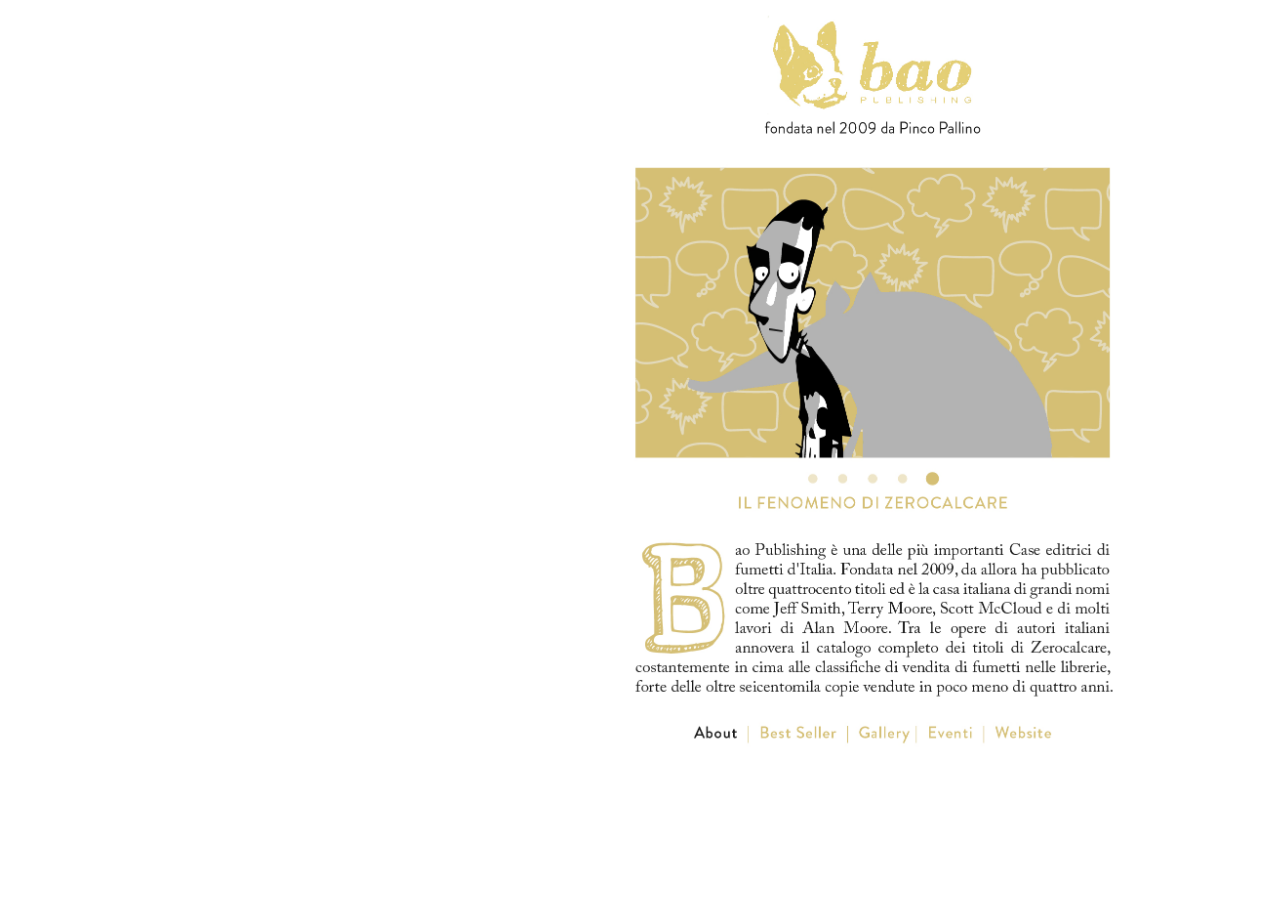
<file: custom/contents/bao.html>
<html lang="en">
<head>
    <meta charset="UTF-8">
    <meta name="viewport" content="width=device-width, initial-scale=1.0">
    <meta http-equiv="X-UA-Compatible" content="ie=edge">
    <title></title>
    <link rel="stylesheet" href="format.css">
    <link rel="stylesheet" href="uniweb.css">
    <link rel="stylesheet" href="grid.css">
    <link rel="stylesheet" href="normalize.css">
</head>
<body>
<header>
        <div class="element h1_w6 lh1_w4 th1_w3 ph1_w2 mh1_w2">
            
//logo bao

            </div>
        <!--<div class="element h1_w3 lh1_w2 th1_w1 ph1_w2 mobilehdn">
            <ul id="nav">
                <li><a href="#details">details</a></li>
                <li><a href="#howto">how to use</a></li>
                <li><a href="#resources">resources</a></li>
            </ul>
        </div>
        <div class="element h1_w3 lh1_w2 th1_w2 phablethdn mh1_w1">
            <h2>modern responsive<br>modular grid system</h2>
        </div>-->
    </header>

    <div class="element h1_w6 lh1_w4 th1_w3 ph1_w4 mh1_w3"></div>

<div class="element h1_w6 lh1_w4 th1_w3 ph2_w3 mh1_w2">
  
  <img src="img/bao.jpg" style="max-width: 525px;">
</div>

    </body>
</html>
</file>
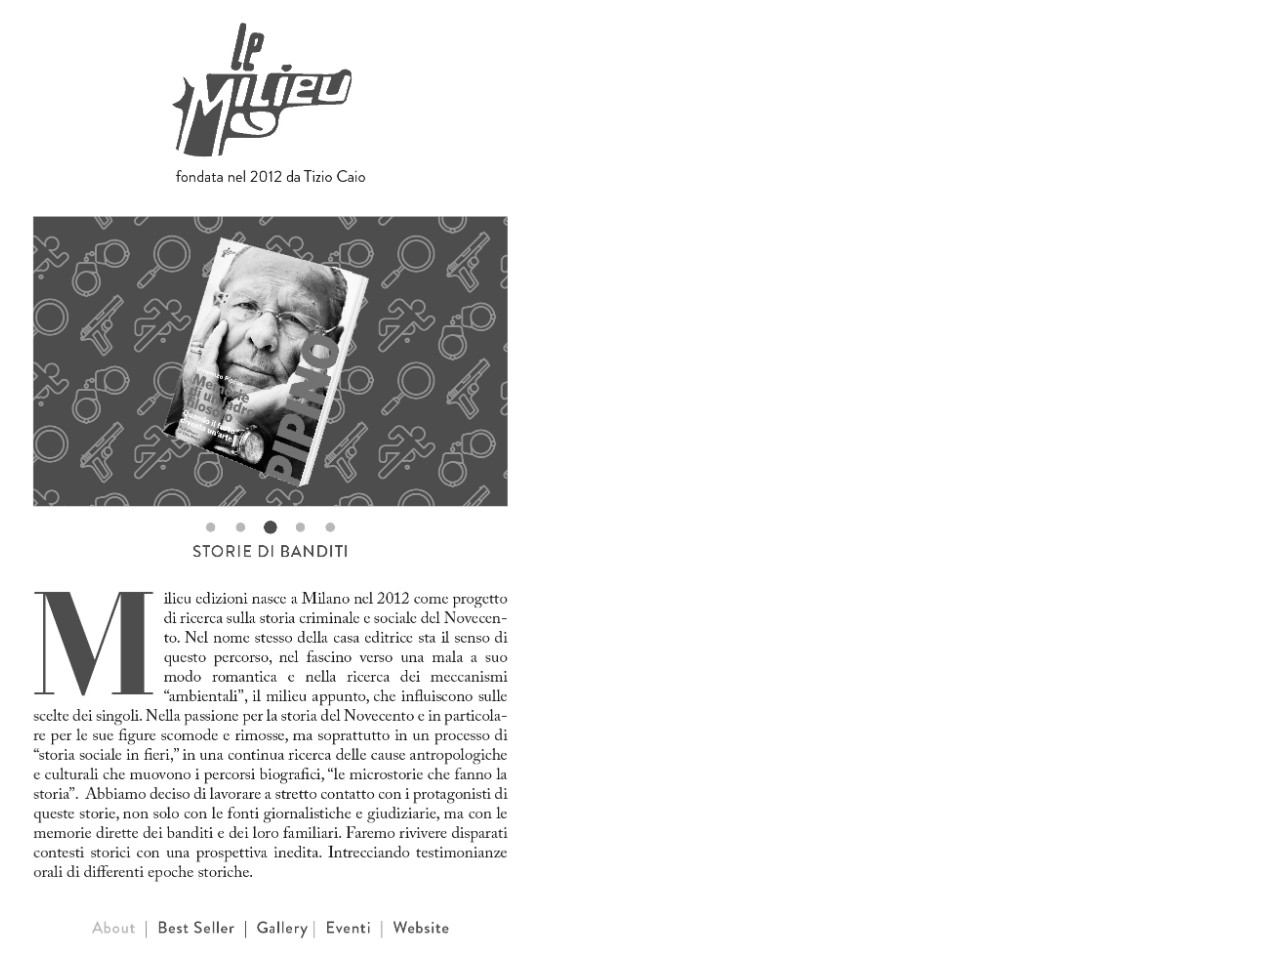
<file: custom/contents/milieu.html>
<html lang="en">
<head>
    <meta charset="UTF-8">
    <meta name="viewport" content="width=device-width, initial-scale=1.0">
    <meta http-equiv="X-UA-Compatible" content="ie=edge">
    <title></title>
    <link rel="stylesheet" href="format.css">
</head>
<body>


<div class="bao">
  
  <img src="img/milieu.jpg" style="max-width: 525px;">
</div>

    </body>
</html>
</file>
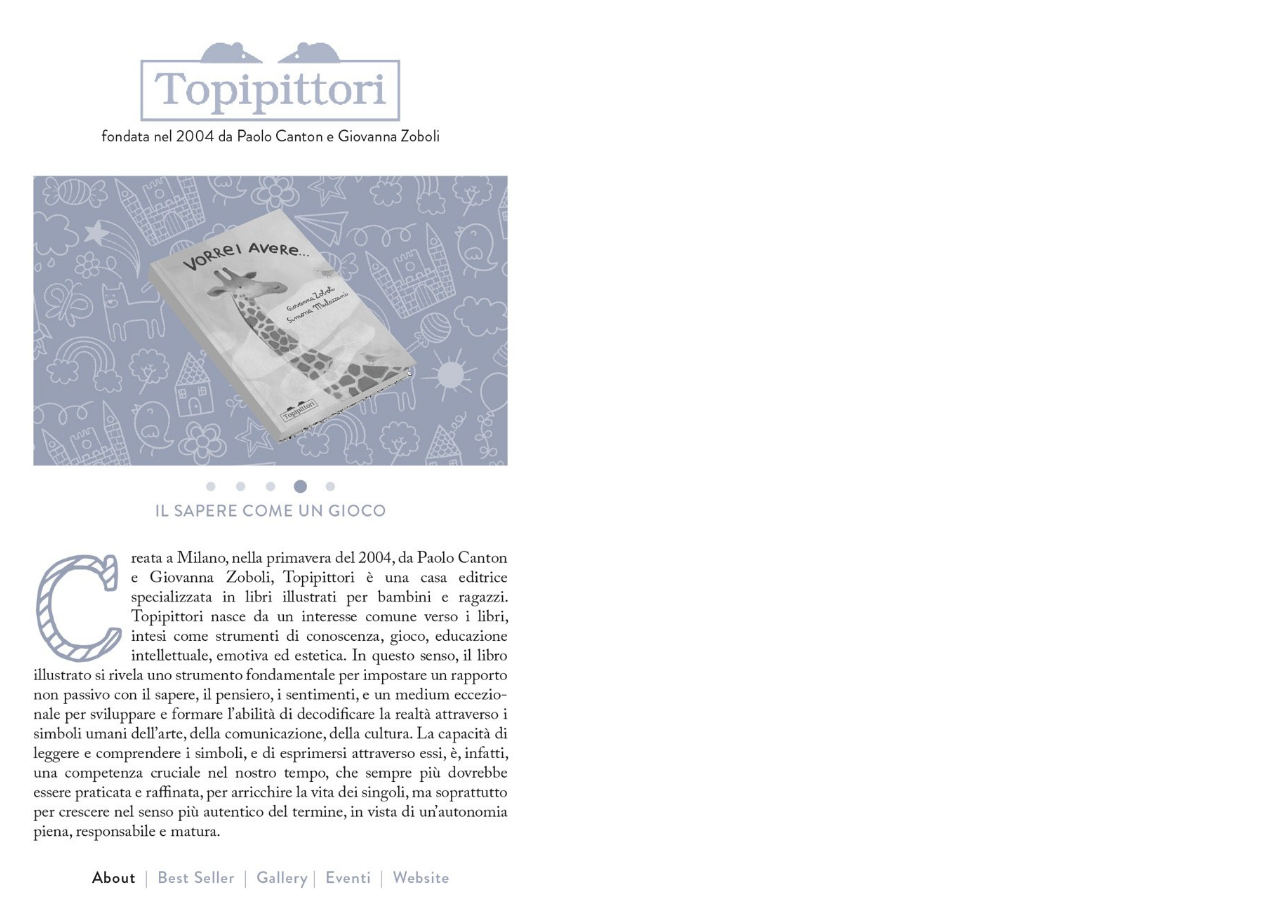
<file: custom/contents/topi.html>
<html lang="en">
<head>
    <meta charset="UTF-8">
    <meta name="viewport" content="width=device-width, initial-scale=1.0">
    <meta http-equiv="X-UA-Compatible" content="ie=edge">
    <title></title>
    <link rel="stylesheet" href="format.css">
</head>
<body>


<div class="bao">
  
  <img src="img/topi.jpg" style="max-width: 525px;">
</div>

    </body>
</html>
</file>
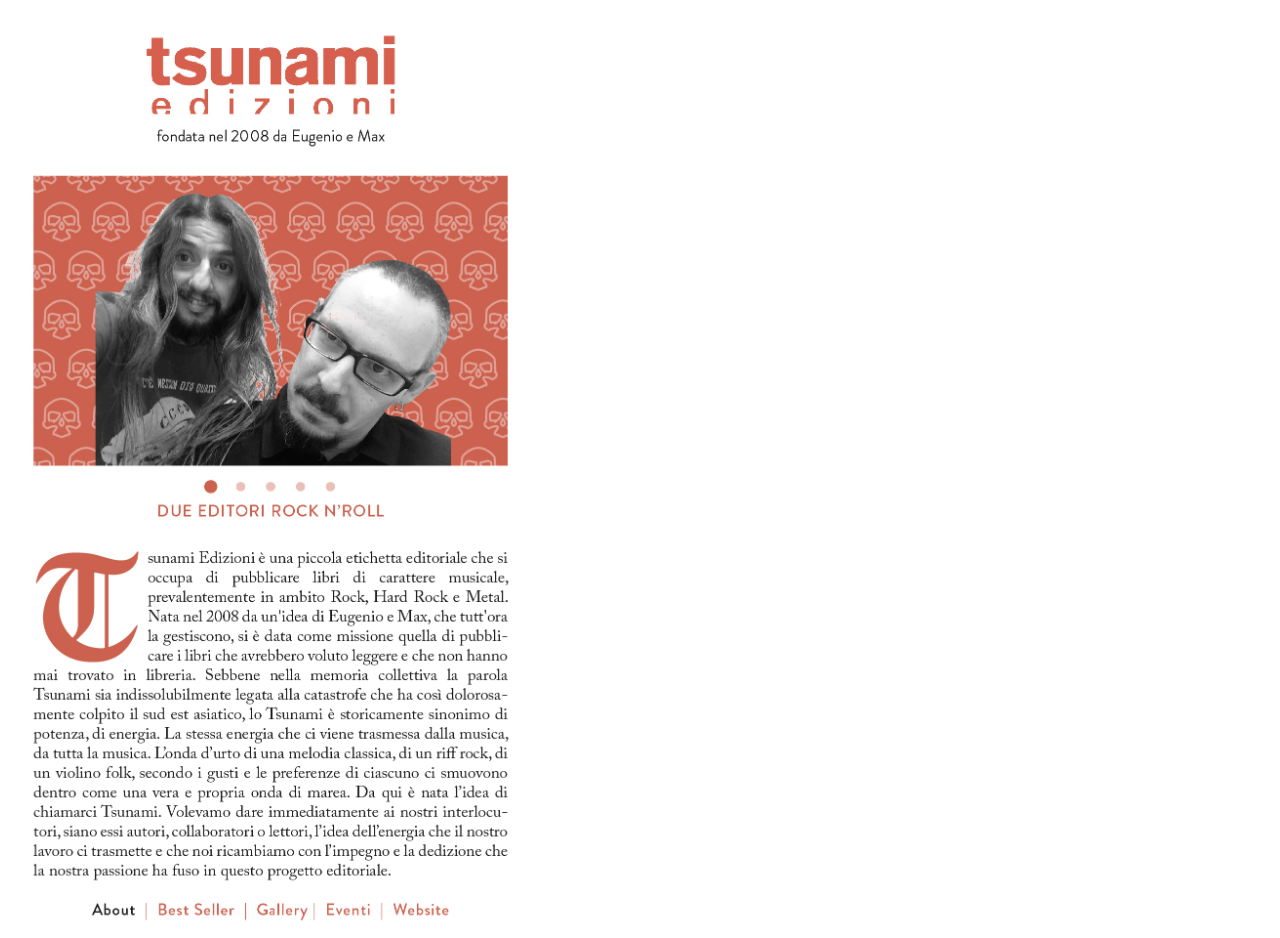
<file: custom/contents/tsunami.html>
<html lang="en">
<head>
    <meta charset="UTF-8">
    <meta name="viewport" content="width=device-width, initial-scale=1.0">
    <meta http-equiv="X-UA-Compatible" content="ie=edge">
    <title></title>
    <link rel="stylesheet" href="format.css">
</head>
<body>


<div class="bao">
  
  <img src="img/tsunami.jpg" style="max-width: 525px;">
</div>

    </body>
</html>
</file>
<file: custom/contents/format.css>
@import url('https://fonts.googleapis.com/css?family=Karla:400,700,400italic');

html, body {
    height: 100%;
    font-family: Karla, Helvetica, Arial, sans-serif;
}

.bao {

	max-width: 525px;
}
</file>
<file: custom/contents/uniweb.css>
﻿@-ms-viewport {                 width: device-width; }
@-ms-viewport {                 width: device-width; }
@-webkit-viewport {             width: device-width; }
@-moz-viewport {                width: device-width; }
@-o-viewport {                  width: device-width; }
@viewport {                     width: device-width; }

html {          font-size: 16px;} /* for em values */
body {          margin: 0; overflow-x: hidden }

#main {         position: absolute; font-size: 0; box-sizing: border-box; top: 0; overflow-x: hidden }
.element {      position: relative; display: inline-block; vertical-align: text-top }

.background {   background-color: #dadada } /* for testing purposes */

/* DESKTOP 12 columns (column = gutter x 6) */
/* suggested line heights: 1.1494vw, 2.2989vw, 3.4483vw */
@media screen and (min-width: 1600px) {
    #main {         padding: 1.1494vw 0 0 2.2989vw; width: 99.95vw; }
    .element {      margin: 0 1.1494vw 1.1494vw 0;  }
    .desktophdn {   display: none }

    .h1_w1 { height: 6.8966vw;  width: 6.8966vw; } .h1_w2 { height: 6.8966vw;  width: 14.9425vw; } .h1_w3 { height: 6.8966vw;  width: 22.9885vw; } .h1_w4 { height: 6.8966vw;  width: 31.7647vw; } .h1_w6 { height: 6.8966vw;  width: 47.1264vw; } .h1_w8 { height: 6.8966vw;  width: 63.2184vw; } .h1_w12 { height: 6.8966vw;  width: 95.4023vw; } 
    .h2_w1 { height: 14.9425vw; width: 6.8966vw; } .h2_w2 { height: 14.9425vw; width: 14.9425vw; } .h2_w3 { height: 14.9425vw; width: 22.9885vw; } .h2_w4 { height: 14.9425vw; width: 31.7647vw; } .h2_w6 { height: 14.9425vw; width: 47.1264vw; } .h2_w8 { height: 14.9425vw; width: 63.2184vw; } .h2_w12 { height: 14.9425vw; width: 95.4023vw; }
    .h3_w1 { height: 22.9885vw; width: 6.8966vw; } .h3_w2 { height: 22.9885vw; width: 14.9425vw; } .h3_w3 { height: 22.9885vw; width: 22.9885vw; } .h3_w4 { height: 22.9885vw; width: 31.7647vw; } .h3_w6 { height: 22.9885vw; width: 47.1264vw; } .h3_w8 { height: 22.9885vw; width: 63.2184vw; } .h3_w12 { height: 22.9885vw; width: 95.4023vw; }
    .h4_w1 { height: 31.7647vw; width: 6.8966vw; } .h4_w2 { height: 31.7647vw; width: 14.9425vw; } .h4_w3 { height: 31.7647vw; width: 22.9885vw; } .h4_w4 { height: 31.7647vw; width: 31.7647vw; } .h4_w6 { height: 31.7647vw; width: 47.1264vw; } .h4_w8 { height: 31.7647vw; width: 63.2184vw; } .h4_w12 { height: 31.7647vw; width: 95.4023vw; }
    .h5_w1 { height: 39.0805vw; width: 6.8966vw; } .h5_w2 { height: 39.0805vw; width: 14.9425vw; } .h5_w3 { height: 39.0805vw; width: 22.9885vw; } .h5_w4 { height: 39.0805vw; width: 31.7647vw; } .h5_w6 { height: 39.0805vw; width: 47.1264vw; } .h5_w8 { height: 39.0805vw; width: 63.2184vw; } .h5_w12 { height: 39.0805vw; width: 95.4023vw; }
    .h6_w1 { height: 47.1264vw; width: 6.8966vw; } .h6_w2 { height: 47.1264vw; width: 14.9425vw; } .h6_w3 { height: 47.1264vw; width: 22.9885vw; } .h6_w4 { height: 47.1264vw; width: 31.7647vw; } .h6_w6 { height: 47.1264vw; width: 47.1264vw; } .h6_w8 { height: 47.1264vw; width: 63.2184vw; } .h6_w12 { height: 47.1264vw; width: 95.4023vw; }

    .autoheight {   height: auto }
    .nomargin {     margin-right: 0 }
}

/* L LAPTOP 8 columns (column = gutter x 7) */
/* suggested line heights: 1.4925vw, 2.9851vw, 4.4776vw */
@media screen and (min-width: 1300px) and (max-width: 1599px) {
	#main {         padding: 1.4925vw 0 0 2.9851vw; width: 99.95vw; }
    .element {      margin: 0 1.4925vw 1.4925vw 0; }
    .laptophdn {   	display: none }
	
    .lh1_w1 { height: 10.4478vw; width: 10.4478vw; } .lh1_w2 { height: 10.4478vw; width: 22.3881vw; } .lh1_w3 { height: 10.4478vw; width: 34.3284vw; } .lh1_w4 { height: 10.4478vw; width: 46.2687vw; } .lh1_w6 { height: 10.4478vw; width: 70.1493vw; } .lh1_w8 { height: 10.4478vw; width: 94.0299vw; }
    .lh2_w1 { height: 22.3881vw; width: 10.4478vw; } .lh2_w2 { height: 22.3881vw; width: 22.3881vw; } .lh2_w3 { height: 22.3881vw; width: 34.3284vw; } .lh2_w4 { height: 22.3881vw; width: 46.2687vw; } .lh2_w6 { height: 22.3881vw; width: 70.1493vw; } .lh2_w8 { height: 22.3881vw; width: 94.0299vw; }
    .lh3_w1 { height: 34.3284vw; width: 10.4478vw; } .lh3_w2 { height: 34.3284vw; width: 22.3881vw; } .lh3_w3 { height: 34.3284vw; width: 34.3284vw; } .lh3_w4 { height: 34.3284vw; width: 46.2687vw; } .lh3_w6 { height: 34.3284vw; width: 70.1493vw; } .lh3_w8 { height: 34.3284vw; width: 94.0299vw; }
    .lh4_w1 { height: 46.2687vw; width: 10.4478vw; } .lh4_w2 { height: 46.2687vw; width: 22.3881vw; } .lh4_w3 { height: 46.2687vw; width: 34.3284vw; } .lh4_w4 { height: 46.2687vw; width: 46.2687vw; } .lh4_w6 { height: 46.2687vw; width: 70.1493vw; } .lh4_w8 { height: 46.2687vw; width: 94.0299vw; }
    .lh5_w1 { height: 58.2090vw; width: 10.4478vw; } .lh5_w2 { height: 58.2090vw; width: 22.3881vw; } .lh5_w3 { height: 58.2090vw; width: 34.3284vw; } .lh5_w4 { height: 58.2090vw; width: 46.2687vw; } .lh5_w6 { height: 58.2090vw; width: 70.1493vw; } .lh5_w8 { height: 58.2090vw; width: 94.0299vw; }
    .lh6_w1 { height: 70.1493vw; width: 10.4478vw; } .lh6_w2 { height: 70.1493vw; width: 22.3881vw; } .lh6_w3 { height: 70.1493vw; width: 34.3284vw; } .lh6_w4 { height: 70.1493vw; width: 46.2687vw; } .lh6_w6 { height: 70.1493vw; width: 70.1493vw; } .lh6_w8 { height: 70.1493vw; width: 94.0299vw; }

    .l_autoheight { height: auto }
    .l_nomargin {   margin-right: 0 }
}

/* T TABLET 6 columns (column = gutter x 8) */
/* suggested line heights: 1.7544vw, 3.5088vw, 5.2632vw */
@media screen and (min-width: 1024px) and (max-width: 1299px) {
    #main {         padding: 1.7544vw 0 0 3.5088vw; width: 99.95vw; }
    .element {      margin: 0 1.7544vw 1.7544vw 0; }
    .tablethdn {    display: none }

    .th1_w1 { height: 14.0351vw; width: 14.0351vw; } .th1_w2 { height: 14.0351vw; width: 29.8246vw; } .th1_w3 { height: 14.0351vw; width: 45.6140vw; } .th1_w4 { height: 14.0351vw; width: 61.4035vw; } .th1_w6 { height: 14.0351vw; width: 92.9825vw; }
    .th2_w1 { height: 29.8246vw; width: 14.0351vw; } .th2_w2 { height: 29.8246vw; width: 29.8246vw; } .th2_w3 { height: 29.8246vw; width: 45.6140vw; } .th2_w4 { height: 29.8246vw; width: 61.4035vw; } .th2_w6 { height: 29.8246vw; width: 92.9825vw; }
    .th3_w1 { height: 45.6140vw; width: 14.0351vw; } .th3_w2 { height: 45.6140vw; width: 29.8246vw; } .th3_w3 { height: 45.6140vw; width: 45.6140vw; } .th3_w4 { height: 45.6140vw; width: 61.4035vw; } .th3_w6 { height: 45.6140vw; width: 92.9825vw; }
    .th4_w1 { height: 61.4035vw; width: 14.0351vw; } .th4_w2 { height: 61.4035vw; width: 29.8246vw; } .th4_w3 { height: 61.4035vw; width: 45.6140vw; } .th4_w4 { height: 61.4035vw; width: 61.4035vw; } .th4_w6 { height: 61.4035vw; width: 92.9825vw; }
    .th5_w1 { height: 77.1930vw; width: 14.0351vw; } .th5_w2 { height: 77.1930vw; width: 29.8246vw; } .th5_w3 { height: 77.1930vw; width: 45.6140vw; } .th5_w4 { height: 77.1930vw; width: 61.4035vw; } .th5_w6 { height: 77.1930vw; width: 92.9825vw; }
    .th6_w1 { height: 92.9825vw; width: 14.0351vw; } .th6_w2 { height: 92.9825vw; width: 29.8246vw; } .th6_w3 { height: 92.9825vw; width: 45.6140vw; } .th6_w4 { height: 92.9825vw; width: 61.4035vw; } .th6_w6 { height: 92.9825vw; width: 92.9825vw; }
    
    .t_autoheight { height: auto }
    .t_nomargin {   margin-right: 0 }
}

/* P PHABLET + landscape phones 4 columns (column = gutter x 10) */
/* suggested line heights: 2.1277vw, 4.2553vw, 6.3830vw */
@media screen and (min-width: 520px) and (max-width: 1023px) {
	#main {         padding: 2.1277vw 0 0 4.2553vw; width: 100vw; }
    .element {      margin: 0 2.1277vw 2.1277vw 0; }
    .phablethdn {   display: none }
	
	.ph1_w1 { height: 21.2766vw; width: 21.2766vw; } .ph1_w2 { height: 21.2766vw; width: 44.6809vw; } .ph1_w3 { height: 21.2766vw; width: 68.0851vw; } .ph1_w4 { height: 21.2766vw; width: 91.4894vw; }
    .ph2_w1 { height: 44.6809vw; width: 21.2766vw; } .ph2_w2 { height: 44.6809vw; width: 44.6809vw; } .ph2_w3 { height: 44.6809vw; width: 68.0851vw; } .ph2_w4 { height: 44.6809vw; width: 91.4894vw; }
    .ph3_w1 { height: 68.0851vw; width: 21.2766vw; } .ph3_w2 { height: 68.0851vw; width: 44.6809vw; } .ph3_w3 { height: 68.0851vw; width: 68.0851vw; } .ph3_w4 { height: 68.0851vw; width: 91.4894vw; }
    .ph4_w1 { height: 91.4894vw; width: 21.2766vw; } .ph4_w2 { height: 91.4894vw; width: 44.6809vw; } .ph4_w3 { height: 91.4894vw; width: 68.0851vw; } .ph4_w4 { height: 91.4894vw; width: 91.4894vw; }
    .ph5_w1 { height: 114.893vw; width: 21.2766vw; } .ph5_w2 { height: 114.893vw; width: 44.6809vw; } .ph5_w3 { height: 114.893vw; width: 68.0851vw; } .ph5_w4 { height: 114.893vw; width: 91.4894vw; }
    .ph6_w1 { height: 138.297vw; width: 21.2766vw; } .ph6_w2 { height: 138.297vw; width: 44.6809vw; } .ph6_w3 { height: 138.297vw; width: 68.0851vw; } .ph6_w4 { height: 138.297vw; width: 91.4894vw; }
    
	.p_autoheight { height: auto }
    .p_nomargin {   margin-right: 0 }
}
@media screen and (max-width: 639px) and (orientation: landscape) {
	#main {         padding: 2.1277vw 0 0 4.2553vw; width: 100vw; }
    .element {      margin: 0 2.1277vw 2.1277vw 0; }
    .phablethdn {   display: none }
	
	.ph1_w1 { height: 21.2766vw; width: 21.2766vw; } .ph1_w2 { height: 21.2766vw; width: 44.6809vw; } .ph1_w3 { height: 21.2766vw; width: 68.0851vw; } .ph1_w4 { height: 21.2766vw; width: 91.4894vw; }
    .ph2_w1 { height: 44.6809vw; width: 21.2766vw; } .ph2_w2 { height: 44.6809vw; width: 44.6809vw; } .ph2_w3 { height: 44.6809vw; width: 68.0851vw; } .ph2_w4 { height: 44.6809vw; width: 91.4894vw; }
    .ph3_w1 { height: 68.0851vw; width: 21.2766vw; } .ph3_w2 { height: 68.0851vw; width: 44.6809vw; } .ph3_w3 { height: 68.0851vw; width: 68.0851vw; } .ph3_w4 { height: 68.0851vw; width: 91.4894vw; }
    .ph4_w1 { height: 91.4894vw; width: 21.2766vw; } .ph4_w2 { height: 91.4894vw; width: 44.6809vw; } .ph4_w3 { height: 91.4894vw; width: 68.0851vw; } .ph4_w4 { height: 91.4894vw; width: 91.4894vw; }
    .ph5_w1 { height: 114.893vw; width: 21.2766vw; } .ph5_w2 { height: 114.893vw; width: 44.6809vw; } .ph5_w3 { height: 114.893vw; width: 68.0851vw; } .ph5_w4 { height: 114.893vw; width: 91.4894vw; }
    .ph6_w1 { height: 138.297vw; width: 21.2766vw; } .ph6_w2 { height: 138.297vw; width: 44.6809vw; } .ph6_w3 { height: 138.297vw; width: 68.0851vw; } .ph6_w4 { height: 138.297vw; width: 91.4894vw; }
    
	.p_autoheight { height: auto }
    .p_nomargin {   margin-right: 0 }
}

/* M MOBILE 3 columns (column = gutter x 11) */
/* suggested line heights: 2.3810vw, 4.7619vw, 7.1429vw */
@media screen and (max-width: 639px) and (orientation: portrait) {
    #main {         padding: 2.3810vw 0 0 4.7619vw; width: 100vw; }
    .element {      margin: 0 2.3810vw 2.3810vw 0; }
    .mobilehdn {    display: none }
    
    .mh1_w1 { height: 28.5714vw; width: 28.5714vw; } .mh1_w2 { height: 28.5714vw; width: 59.5238vw; } .mh1_w3 { height: 28.5714vw; width: 90.4762vw; }
    .mh2_w1 { height: 59.5238vw; width: 28.5714vw; } .mh2_w2 { height: 59.5238vw; width: 59.5238vw; } .mh2_w3 { height: 59.5238vw; width: 90.4762vw; }
    .mh3_w1 { height: 90.4762vw; width: 28.5714vw; } .mh3_w2 { height: 90.4762vw; width: 59.5238vw; } .mh3_w3 { height: 90.4762vw; width: 90.4762vw; }
    .mh4_w1 { height: 121.428vw; width: 28.5714vw; } .mh4_w2 { height: 121.428vw; width: 59.5238vw; } .mh4_w3 { height: 121.428vw; width: 90.4762vw; }
    .mh5_w1 { height: 152.381vw; width: 28.5714vw; } .mh5_w2 { height: 152.381vw; width: 59.5238vw; } .mh5_w3 { height: 152.381vw; width: 90.4762vw; }
    .mh6_w1 { height: 183.333vw; width: 28.5714vw; } .mh6_w2 { height: 183.333vw; width: 59.5238vw; } .mh6_w3 { height: 183.333vw; width: 90.4762vw; }
    
    .m_autoheight { height: auto }
    .p_nomargin {   margin-right: 0 }
}

/* GENERAL MODIFIERS */
.g_autoheight { height: auto }
.g_nomargin {   margin-right: 0 }
</file>
<file: custom/contents/grid.css>
@font-face {
	font-family: 'Uniweb';
	src: url('http://arlandi.design/font/UniwebLt.eot');
	src: url('http://arlandi.design/font/UniwebLt.eot?#iefix') format('embedded-opentype'),
		url('http://arlandi.design/font/UniwebLt.woff') format('woff'),
		url('/font/UniwebLt.ttf')  format('truetype');
	font-weight: 400;
	font-style: normal;
}
@font-face {
	font-family: 'Uniweb';
	src: url('http://arlandi.design/font/UniwebMd.eot');
	src: url('http://arlandi.design/font/UniwebMd.eot?#iefix') format('embedded-opentype'),
		url('http://arlandi.design/font/UniwebMd.woff') format('woff'),
		url('http://arlandi.design/font/UniwebMd.ttf')  format('truetype');
	font-weight: 600;
	font-style: normal;
}

::selection {               background: #e8431e; color: #fafafa }
::-moz-selection {          background: #e8431e; color: #fafafa }
::-webkit-scrollbar {           height: 12px; width: 1px; background: #000b07; }
::-webkit-scrollbar-thumb {     background: #fafafa; -webkit-border-radius: 1ex; -webkit-box-shadow: 0px 1px 2px rgba(0, 0, 0, 0.75); }
::-webkit-scrollbar-corner {    background: #000; }

body {                      /*background-color: #f7f4e5*//* background-color: #fafafa; }*/
#underlay {                 position: absolute; font-size: 0; box-sizing: border-box; top: 0; padding: 1.1494vw 0 0 2.2989vw; width: 99vw; z-index: 1; display: none }
#underlay .element {            border: 1px #dadada solid; box-sizing: border-box; opacity: 0; transition: opacity 0.2s ease-in-out }
#underlay.showunder {                display: block }
#underlay.showunder .element {           opacity: 1 }
#main {                     z-index: 5; }

a {                         color: #e8431e; text-decoration: none; }
a:visited {                 color: #e8431e; }
a:hover {                   text-decoration: underline }

header {                    position: absolute; font-size: 0; box-sizing: border-box; top: 0; padding: 1.1494vw 0 0 2.2989vw; width: 100vw; z-index: 10;  }
#logo {                     height: 5.7472vw; }
#nav {                      margin: 0; padding: 0; list-style: none }
#nav li {                       margin: 0; font-family: 'Uniweb', 'Helvetica Neue', Helvetica, Arial, sans-serif; font-weight: 400; font-size: 1.7vw; letter-spacing: 0.01em }
#nav li a {                     color: #fafafa; text-decoration: none }

.stripe {                   position: absolute; bottom: 0; left: -2.2989vw; height: 2.2989vw; width: 100vw;  background-color: #000b07; box-sizing: border-box; padding: 0 0 0 2.2989vw; }
.accent {                   color: #e8431e }
.button {                   display: block; width: 100%; height: 48px; box-sizing: border-box; color: #e8431e; border: 3px #e8431e solid; text-decoration: none; text-align: center;
                            margin: 0; font-family: 'Uniweb', 'Helvetica Neue', Helvetica, Arial, sans-serif; font-weight: 600; font-size: 1.5vw; line-height: 42px; transition: all 0.1s ease-in-out }
.button_top {               margin: 2.2989vw 0 1.1494vw 0 }
.button:hover {                 background-color: #e8431e; color: #fafafa; text-decoration: none;}

h1 {                        }
h2 {                        margin: 0; font-family: 'Uniweb', 'Helvetica Neue', Helvetica, Arial, sans-serif; font-weight: 400; font-size: 1.7vw; color: #fafafa; letter-spacing: 0.01em }
h3 {                        margin: -1px 0 0 0; font-family: 'Uniweb', 'Helvetica Neue', Helvetica, Arial, sans-serif; font-weight: 600; font-size: 1.7vw; color: black; line-height: 2.2989vw; }
h4 {                        margin: 2.2989vw 0 0 0; font-family: 'Uniweb', 'Helvetica Neue', Helvetica, Arial, sans-serif; font-weight: 600; font-size: 1.7vw; color: #e8431e; width: 100% }
h5 {                        margin: -1.5vw 0 0 0; font-family: 'Uniweb', 'Helvetica Neue', Helvetica, Arial, sans-serif; font-weight: 600; font-size: 16vw; color: #fff; width: 100% }
p {                         margin: 0; font-family: 'Uniweb', 'Helvetica Neue', Helvetica, Arial, sans-serif; font-size: 1.32vw; line-height: 1.5vw; color: #222; letter-spacing: 0.01em; }
strong {                    font-weight: 600; letter-spacing: 0; color: #000b07; }
hr {                        position: absolute; left: 0; margin-top: -1.1494vw; border: none; border-top: 1px #000b07 solid; width: 100vw }
footer {                    height: 2.2989vw; width: 100vw; background-color: #000b07; margin-top: 4.5978vw; margin-left: -2.2989vw; border: none; }
#hangquote {                font-family: 'Uniweb', 'Helvetica Neue', Helvetica, Arial, sans-serif; font-weight: 600; font-size: 1.7vw; color: #e8431e; text-align: right; margin: 2.2989vw 0 0 0; }
#author {                   font-family: 'Uniweb', 'Helvetica Neue', Helvetica, Arial, sans-serif; font-size: 1.32vw; line-height: 1.5vw; color: #222; }

.payoff {
                            margin-left: 20px;
                            
}


























#scheme {                   width: 55.1724vw; background-color: #fafafa; margin: -1px 0 0 -1px }
#tiles1 {                   width: 55.1724vw; padding-left: 24.1379vw; height: auto; background-color: #fafafa; margin: -5px 0 0 -1px }
#tiles2a {                  height: 100%; background-color: #fafafa; }
#rows {                     width: 22.9885vw; position: absolute; height: 100%; overflow-x: hidden; background-color: #fafafa; margin-top: -5px; display: block}
#original {                 height: 90%; margin: 1.1494vw 0 0 2.2989vw }
#cc {                       height: 36px; margin-top: 2.7vw }

input#toggle {              max-height: 0; max-width: 0; opacity: 0; margin-top: 2.8vw; }
input#toggle + label {          display: block; position: relative; box-shadow: inset 0 0 0px 3px #d5d5d5; text-indent: -5000px; height: 36px; width: 72px; border-radius: 18px; cursor: pointer }
input#toggle + label:before {   content: ""; position: absolute; display: block; height: 36px; width: 36px; top: 0; left: 0; border-radius: 18px; background: rgba(19, 191, 17, 0);
                                -moz-transition: .2s ease-in-out; -webkit-transition: .2s ease-in-out; transition: .2s ease-in-out; }
input#toggle + label:after {    content: ""; position: absolute; display: block; height: 36px; width: 36px; top: 0; left: 0px; border-radius: 18px; background: white;
                                box-shadow: inset 0 0 0 3px rgba(0, 0, 0, .2); -moz-transition: .2s ease-in-out; -webkit-transition: .2s ease-in-out; transition: .2s ease-in-out; }
input#toggle:checked + label:before {   width: 72px; background: #e8431e; }
input#toggle:checked + label:after {    left: 36px; box-shadow: inset 0 0 0 3px #e8431e }

.h9_w2 {                    height: 71.9946vw; width: 14.9425vw; }
.h9_w3 {                    height: 71.9946vw; width: 22.9885vw; }
.h9_w7 {                    height: 71.9946vw; width: 55.1724vw; }
.tiles {                    height: auto; width: 79.3104vw;}
.h10_w7 {                   height: 79.3104vw; width: 55.1724vw; }

@media screen and (min-width: 1300px) and (max-width: 1599px) {
    #underlay {                 padding: 1.4925vw 0 0 2.9851vw; width: 99vw; }
    header {                    padding: 1.4925vw 0 0 2.9851vw; height: 8.209vw; overflow: hidden }
    #logo {                     height: 5.2239vw; }

    #nav li {                   margin: 0; font-size: 1.6vw; letter-spacing: 0.01em }
    .stripe {                   left: -2.9851vw; height: 2.9851vw; padding: 0 0 0 2.9851vw; }

    h2 {                        margin: 0; font-size: 1.6vw; letter-spacing: 0.01em }
    h3 {                        margin: 0; font-size: 1.7vw; line-height: 2.9851vw; }
    h4 {                        margin: 0; font-size: 1.6vw; line-height: 2vw }
    p {                         margin: 0; font-size: 1.5vw; line-height: 1.75vw; letter-spacing: 0.01em; }
    hr {                        margin-top: -1.4925vw; }
    footer {                    height: 2.9851vw; margin-top: 0; margin-left: -2.9851vw; }
    #hangquote {                font-size: 1.6vw; line-height: 2vw; margin: 0 }
    #author {                   font-size: 1.5vw; line-height: 1.75vw; letter-spacing: 0.01em; }

    .button {                   font-size: 1.5vw; }
    .button_top {               margin: 4.4776vw 0 1.4925vw 0 }
    input#toggle {              margin-top: 5vw; }

    #scheme {                   width: 70.1493vw; margin: -1px 0 0 -1px }
    #tiles1 {                   width: 58.2090vw; padding-left: 23.8806vw; margin: -2px 0 0 -1px }
    #tiles2a {                  height: 100%; background-color: #fafafa; }
    #rows {                     width: 22.3881vw; margin-top: -2px; display: block }
    #original {                 height: 90%; margin: 1.4925vw 0 0 2.9851vw }
    #cc {                       margin-top: 3.2vw }

    .lh6_w1 {                   height: 70.1493vw; width: 10.4478vw; }
    .lh9_w5 {                   height: 105.9702vw; width: 58.2090vw; }
    .tiles {                    height: 69vw; width: 82.0896vw;}
}
@media screen and (min-width: 1024px) and (max-width: 1299px) {
    #underlay {                 padding: 1.7544vw 0 0 3.5088vw; width: 99vw; }
    header {                    padding: 1.7544vw 0 0 3.5088vw; height: 10.5263vw; overflow: hidden }
    #logo {                     height: 7.0175vw; }

    #nav li {                   margin: 0; font-size: 2vw; letter-spacing: 0.02em }
    .stripe {                   left: -3.5088vw; height: 3.5088vw; padding: 0 0 0 3.5088vw; }

    h2 {                        margin: 0; font-size: 2vw; letter-spacing: 0.02em }
    h3 {                        margin: 0; font-size: 2vw; line-height: 3.5088vw; }
    h4 {                        margin: 0; font-size: 2vw; line-height: 2.5vw }
    p {                         margin: 0; font-size: 1.75vw; line-height: 2.05vw; letter-spacing: 0.02em; }
    hr {                        margin-top: -1.7544vw; }
    footer {                    height: 3.5088vw; margin-top: 0; margin-left: -3.5088vw; }
    #hangquote {                font-size: 2vw; line-height: 2.5vw; margin: 0 }
    #author {                   font-size: 1.75vw; line-height: 2.05vw; letter-spacing: 0.02em; }

    .button {                   font-size: 1.75vw; }
    .button_top {               margin: 3.5088vw 0 1.7544vw 0 }
    input#toggle {              margin: 3.3vw 0 0 0; padding-left: 3.5088vw }

    #scheme {                   width: 77.1930vw; margin: -1px 0 0 -1px }
    #tiles1 {                   width: 61.4035vw; padding-left: 31.579vw; margin: 3.5088vw 0 0 -1px }
    #tiles2a {                  height: 100%; background-color: #fafafa; }
    #rows {                     width: 29.8246vw; margin-top: 3.5088vw; display: block }
    #original {                 height: 90%; margin: 0 }
    #cc {                       margin-top: 3.4vw }

    .th7_w4 {                   height: 108.7719vw; width: 61.4035vw; }
    .tiles {                    height: 77.1930vw; width: 92.9825vw;}
}
@media screen and (min-width: 640px) and (max-width: 1023px) {
    #underlay {                 padding: 2.1277vw 0 0 4.2553vw; width: 99vw; }
    header {                    padding: 2.1277vw 0 0 4.2553vw; height: 14.8936vw; overflow: hidden }
    #logo {                     height: 8vw; }

    #nav li {                   margin: 0; font-size: 2.45vw; letter-spacing: 0.03em }
    .stripe {                   left: -4.2553vw; height: 4.2553vw; padding: 0 0 0 4.2553vw; }

    h3 {                        margin: 0; font-size: 2.45vw; line-height: 4.2553vw; }
    h4 {                        margin: 0; font-size: 2.45vw; line-height: 3vw }
    p {                         margin: 0; font-size: 2.25vw; line-height: 2.8vw; letter-spacing: 0.03em; }
    hr {                        margin-top: -2.1277vw; }
    footer {                    height: 4.2553vw; margin-top: 0; margin-left: -4.2553vw; }
    #hangquote {                font-size: 2.45vw; line-height: 3vw; margin: 0 }
    #author {                   font-size: 2.25vw; line-height: 2.8vw; letter-spacing: 0.03em; }

    .button {                   font-size: 2.25vw; }
    .button_top {               margin: 7vw 0 2.1277vw 0 }
    input#toggle {              margin: 7.4vw 0 0 0; }

    #scheme {                   width: 91.4894vw; margin: -1px 0 0 -1px }
    #tiles1 {                   width: 68.0851vw; padding-left: 23.4043vw; margin: 0 0 0 -1px }
    #tiles2a {                  height: 100%; background-color: #fafafa; }
    #rows {                     width: 21.2766vw; margin-top: 0; display: block }
    #original {                 height: 90%; margin: 0 }
    #cc {                       margin-top: 5vw }

    .ph6_w2 {                   height: 138.297vw; width: 44.6809vw; }
    .tiles {                    height: 91.4894vw; width: 91.4894vw;}
    #first_column:after {       content: "Modules are always square and obtained by multiplying U for a set amount of times. These squares can be easily stacked and grouped, allowing modularity." }
    #second_column:after {      content: "As a result, setting text with a line height based on U will fall perfectly on the grid." }
    #third_column:after {       content: "As shown in the following table, a 1x1 module is written as h1_w1. An element 3x6 will be h3_w6 and so no. Some of the most common sizes are provided in the CSS, but you can create more of them by multiplying (1x1 module + gutter)." }
    #fourth_column:after {      content: "You must specify the size of the element for each step, using the right prefix: l for laptop, t for tablet, p for phablet, m for mobile and no prefix for desktop." }
}
@media screen and (max-width: 639px) {
    #underlay {                 padding: 2.3810vw 0 0 4.7619vw; width: 99vw; }
    header {                    padding: 2.3810vw 0 0 4.7619vw; height: 21.4286vw; overflow: hidden }
    #logo {                     height: 12.5vw; }

    #nav li {                   margin: 0; font-size: 3.8vw; letter-spacing: 0.03em }
    .stripe {                   left: -4.7619vw; height: 9.5238vw; padding: 0 0 0 4.7619vw; }

    h2 {                        margin: 0; font-size: 3.7vw; letter-spacing: 0.03em }
    h3 {                        margin: 0; font-size: 4vw; line-height: 9.5238vw; }
    h4 {                        margin: 0; font-size: 4.5vw; line-height: 5.6vw }
    p {                         margin: 0; font-size: 3.8vw; line-height: 5vw; letter-spacing: 0.03em; }
    hr {                        margin-top: -2.3810vw; }
    footer {                    height: 9.5238vw; margin-top: 4.7619vw; margin-left: -4.7619vw; }
    #hangquote, #rdquote {      display: none }
    #author {                   font-size: 3.8vw; line-height: 5vw; letter-spacing: 0.03em; }

    .button {                   font-size: 4.5vw; }

    #scheme {                   width: 90.4762vw; margin: 4.7619vw 0 0 -1px }
    #tiles1 {                   width: 90.4762vw; padding-left: 0vw; margin: 0 0 0 -1px }
    #rows {                     display: none }
    #original {                 height: auto; width: 200%; margin: 0 0 0 -50% }
}

@media only screen and (max-device-width: 480px) and (orientation: portrait), only screen and (min-device-width: 560px) and (max-device-width: 1136px) and (-webkit-min-device-pixel-ratio: 2) and (orientation: portrait) {
}
@media only screen and (max-device-width: 480px) and (orientation: landscape), only screen and (min-device-width: 560px) and (max-device-width: 1136px) and (-webkit-min-device-pixel-ratio: 2) and (orientation: landscape) {
}

/*
 * tiltEffect: Metro Tiles Tilt Effect
 * URL: http://github.com/SalGnt/tiltEffect
 * LICENSE: The MIT License (MIT)
 */

.tile {
    transition:         all .1s linear;
    -o-transition:      all .1s linear;
    -moz-transition:    all .1s linear;
    -webkit-transition: all .1s linear;
}

.center:active {
    transform:          perspective(1200px) translateZ(-24px);
    -o-transform:       perspective(1200px) translateZ(-24px);
    -moz-transform:     perspective(1200px) translateZ(-24px);
    -webkit-transform:  perspective(1200px) translateZ(-24px);
}

.top:active {
    transform:          perspective(1200px) rotateX(12deg);
    -o-transform:       perspective(1200px) rotateX(12deg);
    -moz-transform:     perspective(1200px) rotateX(12deg);
    -webkit-transform:  perspective(1200px) rotateX(12deg);
}
.right:active {
    transform:          perspective(1200px) rotateY(12deg);
    -o-transform:       perspective(1200px) rotateY(12deg);
    -moz-transform:     perspective(1200px) rotateY(12deg);
    -webkit-transform:  perspective(1200px) rotateY(12deg);
}
.bottom:active {
    transform:          perspective(1200px) rotateX(-12deg);
    -o-transform:       perspective(1200px) rotateX(-12deg);
    -moz-transform:     perspective(1200px) rotateX(-12deg);
    -webkit-transform:  perspective(1200px) rotateX(-12deg);
}
.left:active {
    transform:          perspective(1200px) rotateY(-12deg);
    -o-transform:       perspective(1200px) rotateY(-12deg);
    -moz-transform:     perspective(1200px) rotateY(-12deg);
    -webkit-transform:  perspective(1200px) rotateY(-12deg);
}
</file>
